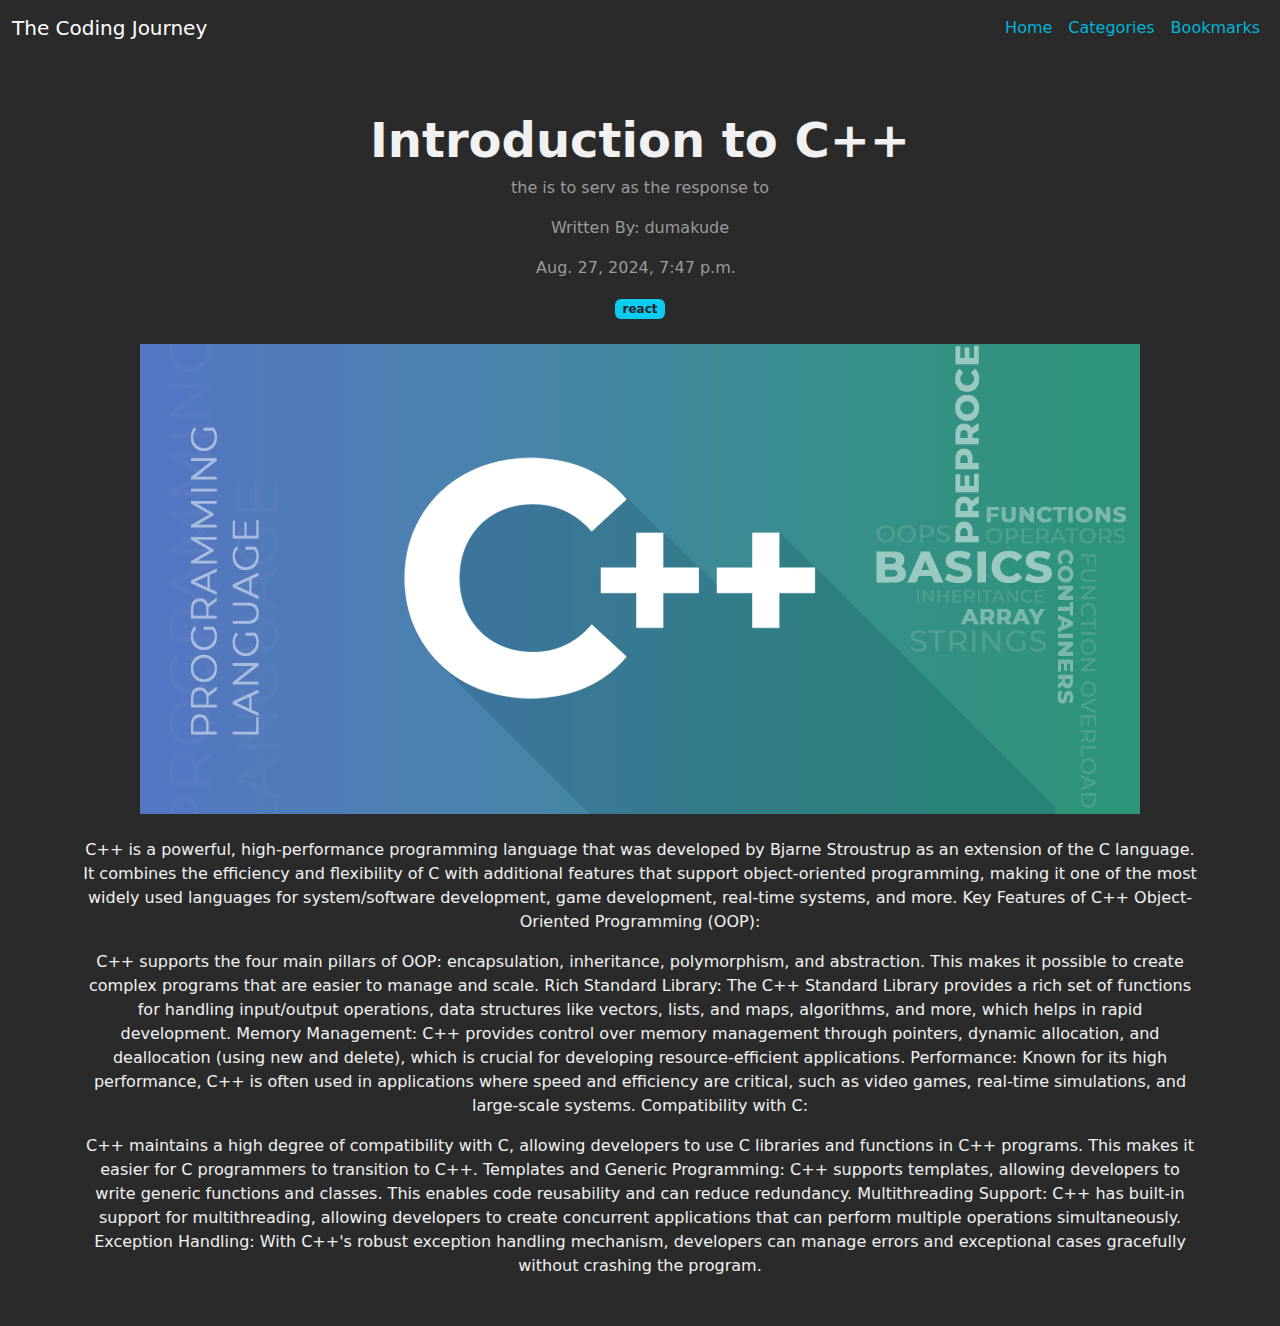
<file: article1.html>
<!DOCTYPE html>
<html lang="en">
<head>
    <meta charset="UTF-8">
    <meta name="viewport" content="width=device-width, initial-scale=1.0">
    <title>The Coding Journey</title>
    <link href="https://cdn.jsdelivr.net/npm/bootstrap@5.3.0/dist/css/bootstrap.min.css" rel="stylesheet">
   <link rel="stylesheet" href="/css/article.css"/>
</head>
<body>
    <nav class="navbar navbar-expand-lg navbar-dark">
        <div class="container-fluid">
            <a class="navbar-brand" href="/index.html">The Coding Journey</a>
            <button class="navbar-toggler" type="button" data-bs-toggle="collapse" data-bs-target="#navbarNav" aria-controls="navbarNav" aria-expanded="false" aria-label="Toggle navigation">
                <span class="navbar-toggler-icon"></span>
            </button>
            <div class="collapse navbar-collapse" id="navbarNav">
                <ul class="navbar-nav ms-auto">
                    <li class="nav-item"><a href="/index.html" class="nav-link">Home</a></li>
                    <li class="nav-item"><a href="/category.html" class="nav-link">Categories</a></li>
                    <li class="nav-item"><a href="#" class="nav-link">Bookmarks</a></li>
                    
                </ul>
            </div>
        </div>
    </nav>

    <div class="container my-5">
        <div class="post-title text-center">Introduction to C++</div>
        <div class="post-meta text-center">
            <p>the is to serv as the response to</p>
            <p>Written By: dumakude</p>
            <p><span class="me-2"><i class="bi bi-calendar"></i> Aug. 27, 2024, 7:47 p.m.</span></p>
            <span class="badge bg-info text-dark">react</span>
        </div>
        
        <div class="text-center my-4">
            <img src="/media/images/C-Language2.png" alt="Article Photo" class="img-fluid">
        </div>
        
        <div class="post-content text-center">
            <p>C++ is a powerful, high-performance programming language that was developed by Bjarne Stroustrup as an extension of the C language. It combines the efficiency and flexibility of C with additional features that support object-oriented programming, making it one of the most widely used languages for system/software development, game development, real-time systems, and more.

                Key Features of C++
                Object-Oriented Programming (OOP):
                
               <p>C++ supports the four main pillars of OOP: encapsulation, inheritance, polymorphism, and abstraction. This makes it possible to create complex programs that are easier to manage and scale.
                Rich Standard Library:
                
                The C++ Standard Library provides a rich set of functions for handling input/output operations, data structures like vectors, lists, and maps, algorithms, and more, which helps in rapid development.
                Memory Management:
                
                C++ provides control over memory management through pointers, dynamic allocation, and deallocation (using new and delete), which is crucial for developing resource-efficient applications.
                Performance:
                
                Known for its high performance, C++ is often used in applications where speed and efficiency are critical, such as video games, real-time simulations, and large-scale systems.
                Compatibility with C:</p> 
                
                C++ maintains a high degree of compatibility with C, allowing developers to use C libraries and functions in C++ programs. This makes it easier for C programmers to transition to C++.
                Templates and Generic Programming:
                
                C++ supports templates, allowing developers to write generic functions and classes. This enables code reusability and can reduce redundancy.
                Multithreading Support:
                
                C++ has built-in support for multithreading, allowing developers to create concurrent applications that can perform multiple operations simultaneously.
                Exception Handling:
                
                With C++'s robust exception handling mechanism, developers can manage errors and exceptional cases gracefully without crashing the program.</p>
        </div>

        
    </div>

    <script src="https://cdn.jsdelivr.net/npm/bootstrap@5.3.0/dist/js/bootstrap.bundle.min.js"></script>
</body>
</html>
</file>
<file: css/article.css>
body {
    background-color: #2a2a2a;
    color: #f1f1f1;
}
.navbar, .navbar-nav .nav-link {
    color: #00b4d8;
}
.navbar-nav .nav-link:hover {
    color: #90e0ef;
}
.post-title {
    font-size: 3rem;
    font-weight: bold;
}
.post-meta {
    font-size: 1rem;
    color: #9b9b9b;
}
.comment-section {
    margin-top: 50px;
    border-top: 1px solid #555;
    padding-top: 20px;
}
.comment-section h3 {
    color: #f1f1f1;
}
.btn-post {
    color: #00b4d8;
    border-color: #00b4d8;
}
.btn-post:hover {
    background-color: #00b4d8;
    color: #fff;
}
</file>
